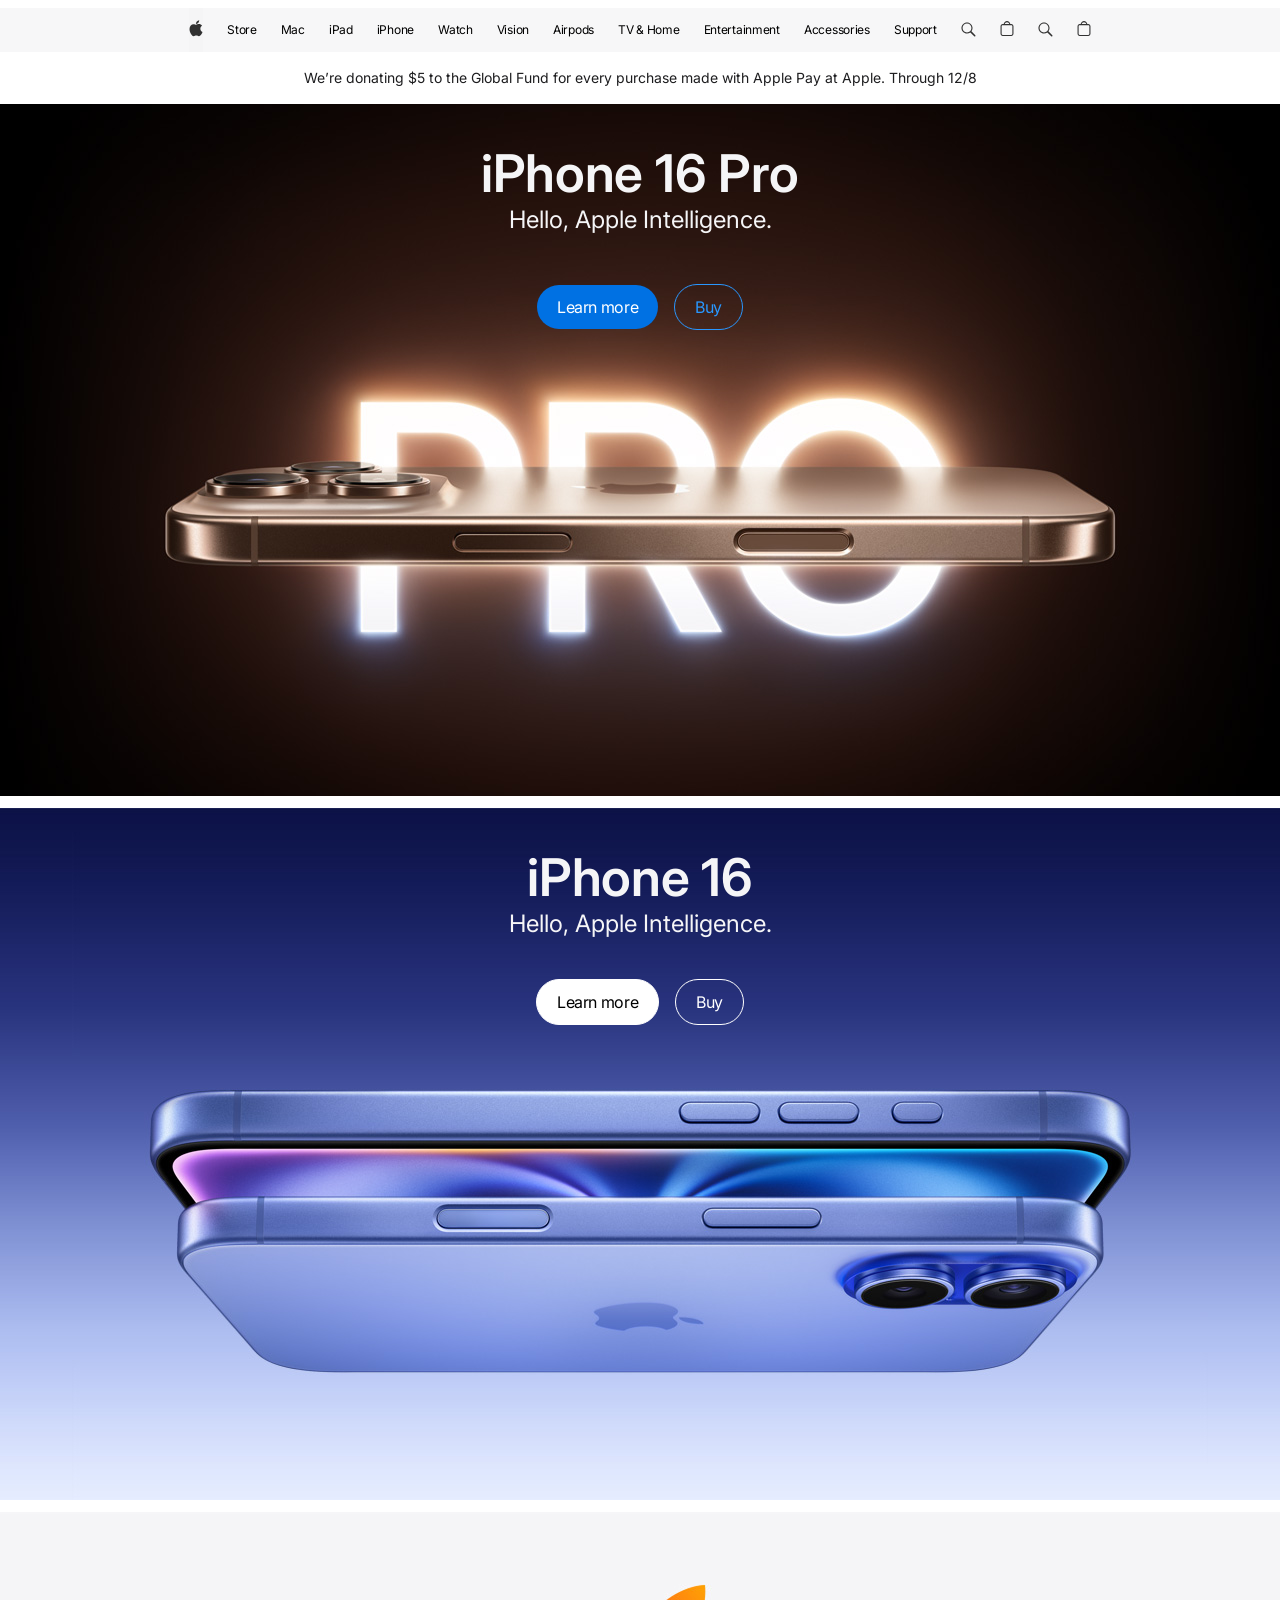
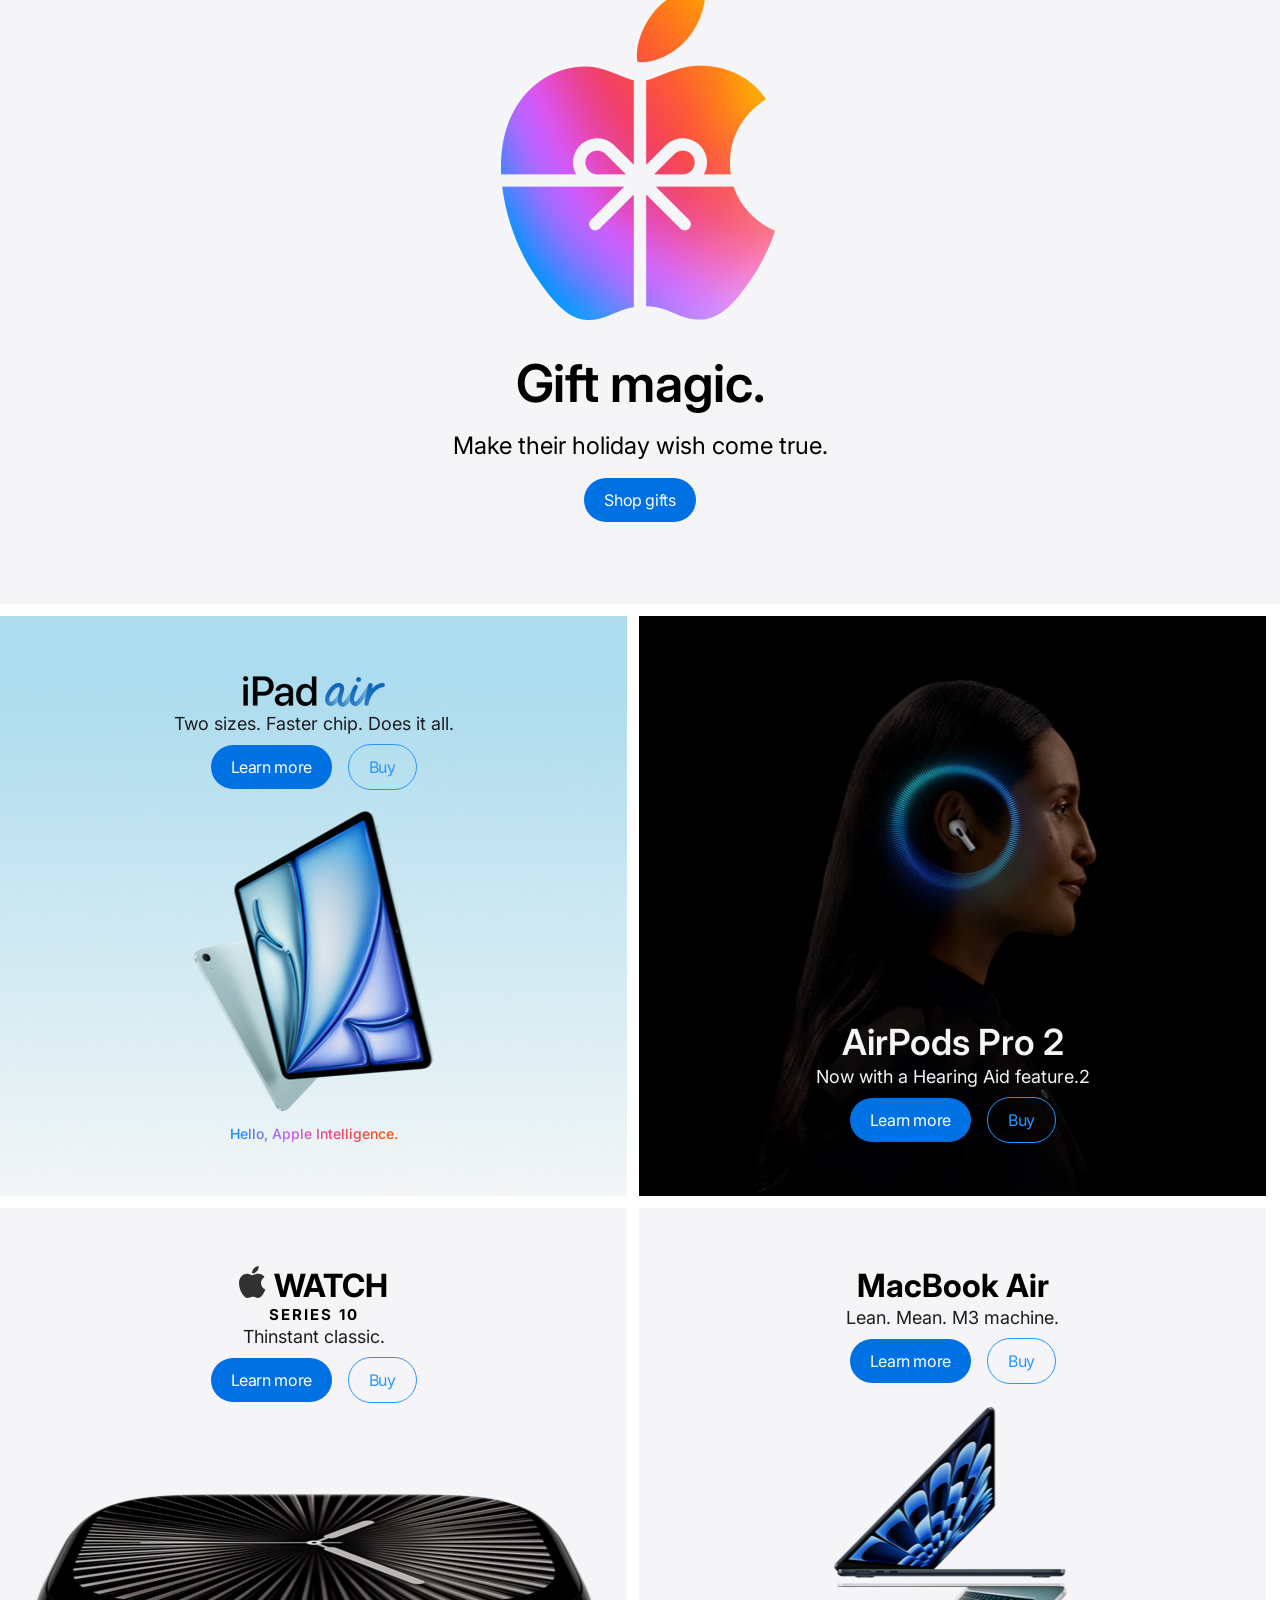
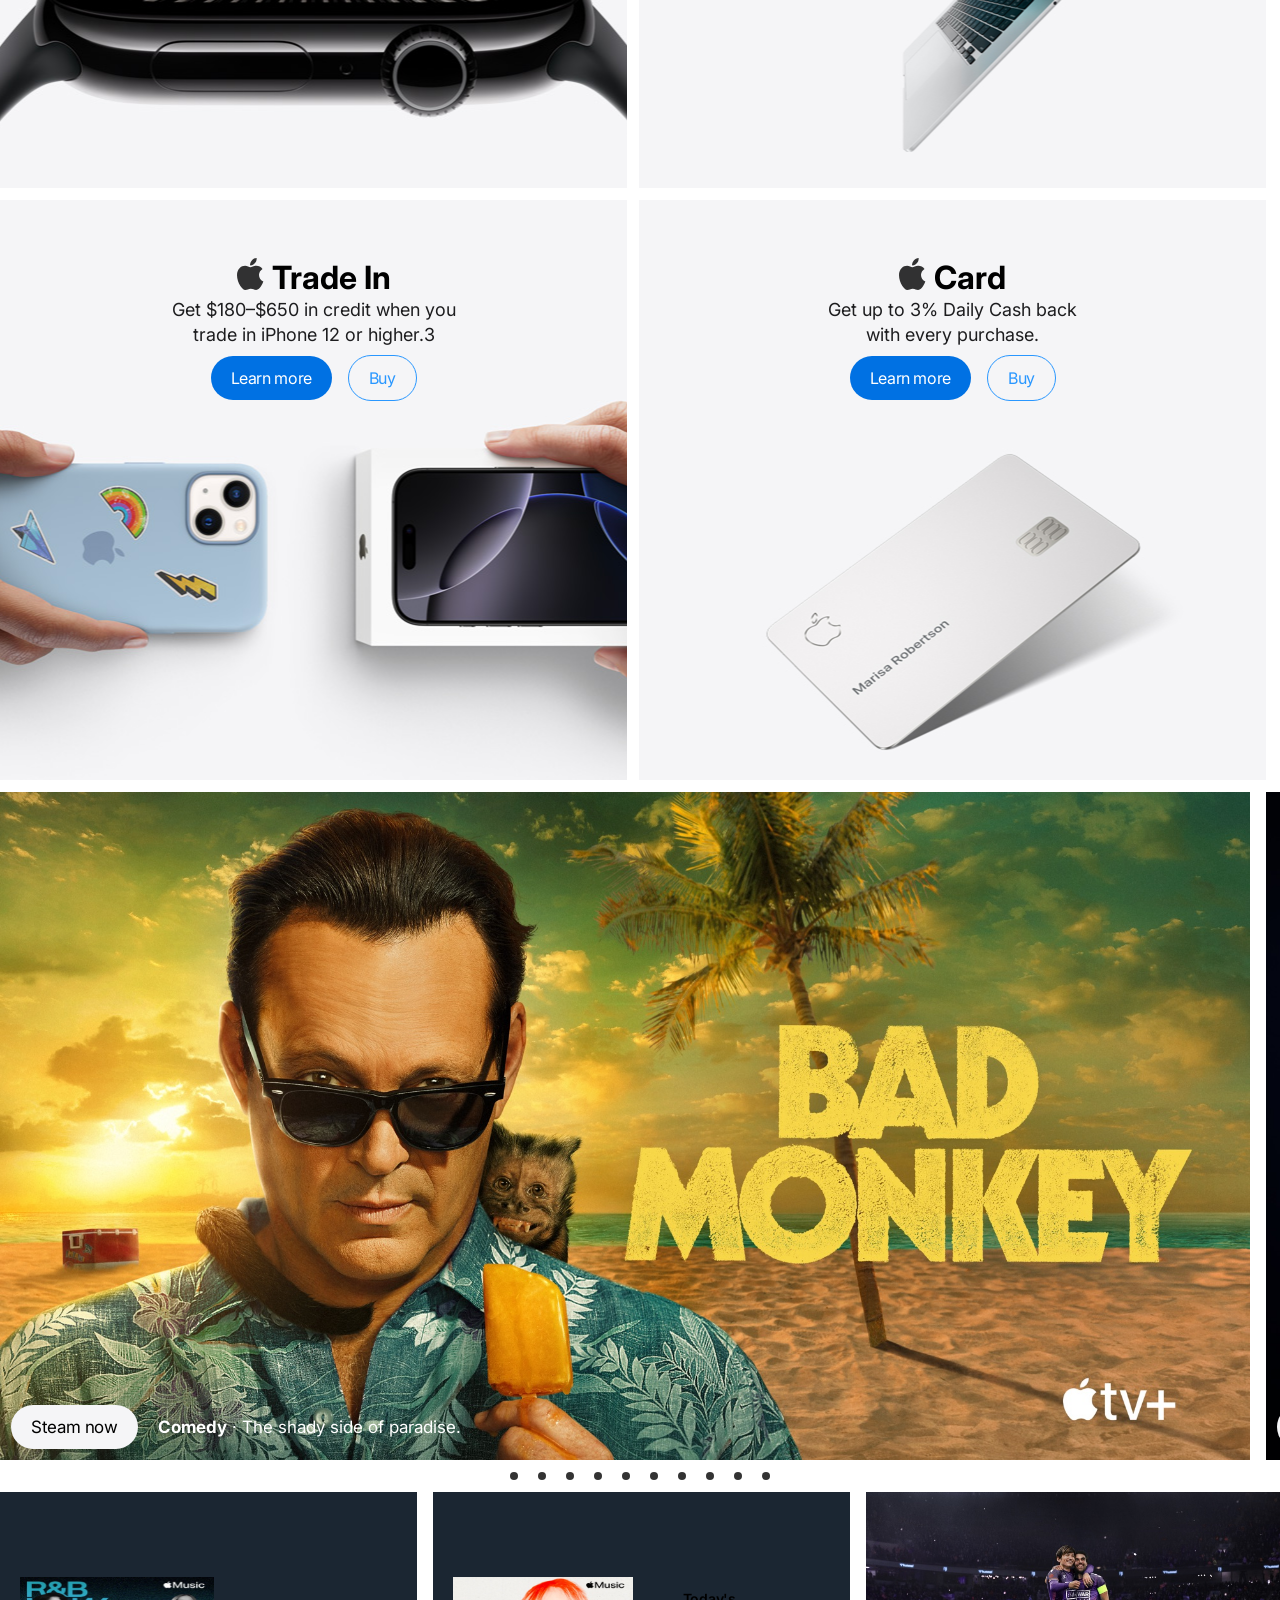
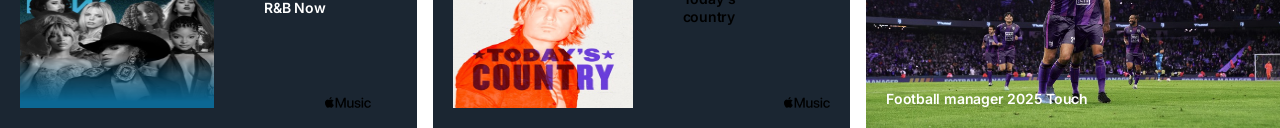
<file: index.html>
<!doctype html>
<html lang="en">
  <head>
    <meta charset="UTF-8" />
    <meta name="viewport" content="width=device-width, initial-scale=1.0" />
    <link rel="stylesheet" href="style.css" />
    <link rel="preconnect" href="https://fonts.googleapis.com" />
    <link rel="preconnect" href="https://fonts.gstatic.com" crossorigin />
    <link
      href="https://fonts.googleapis.com/css2?family=Bebas+Neue&family=Inter:ital,opsz,wght@0,14..32,100..900;1,14..32,100..900&family=Montserrat:ital,wght@0,100..900;1,100..900&display=swap"
      rel="stylesheet"
    />
    <link rel="stylesheet" href="tabletmobile.css" />
    <title>Document</title>
  </head>
  <body>
    <div class="web">
      <nav class="headermenu">
        <div class="logo">
          <div class="bars">
            <svg
              xmlns="http://www.w3.org/2000/svg"
              width="14"
              height="44"
              viewBox="0 0 14 44"
              fill="none"
            >
              <path
                d="M13.0729 17.6825C12.5521 18.0014 12.1206 18.4473 11.8189 18.9783C11.5173 19.5094 11.3553 20.1083 11.3481 20.719C11.3502 21.4064 11.5538 22.078 11.9339 22.6508C12.3139 23.2236 12.8535 23.6723 13.486 23.9413C13.2367 24.7459 12.8676 25.5084 12.3912 26.2031C11.7096 27.1843 10.9969 28.1654 9.91254 28.1654C8.82814 28.1654 8.54924 27.5354 7.29954 27.5354C6.08084 27.5354 5.64704 28.1861 4.65554 28.1861C3.66404 28.1861 2.97214 27.2772 2.17684 26.1618C1.12631 24.5993 0.548948 22.7668 0.514038 20.8842C0.514038 17.7858 2.52804 16.1437 4.51094 16.1437C5.56444 16.1437 6.44234 16.8356 7.10334 16.8356C7.73334 16.8356 8.71454 16.1023 9.91254 16.1023C10.5285 16.0864 11.1389 16.2223 11.69 16.4978C12.2412 16.7734 12.7161 17.1802 13.0729 17.6825ZM9.34454 14.7907C9.87264 14.1695 10.1716 13.3859 10.1914 12.5707C10.1923 12.4633 10.1819 12.356 10.1604 12.2507C9.2533 12.3393 8.41444 12.7717 7.81594 13.4591C7.28275 14.0556 6.97254 14.8183 6.93804 15.6176C6.93844 15.7148 6.94883 15.8117 6.96904 15.9068C7.04055 15.9204 7.11316 15.9273 7.18594 15.9275C7.60401 15.8943 8.01095 15.7763 8.38204 15.5809C8.75312 15.3855 9.08058 15.1166 9.34454 14.7907Z"
                fill="black"
                fill-opacity="0.8"
              />
            </svg>
          </div>
          <div class="head-textnav">
            <a class="head-text" href="">Store</a>
            <a class="head-text" href="">Mac</a>
            <a class="head-text" href="">iPad</a>
            <a class="head-text" href="">iPhone</a>
            <a class="head-text" href="">Watch</a>
            <a class="head-text" href="">Vision</a>
            <a class="head-text" href="">Airpods</a>
            <a class="head-text" href="">TV & Home</a>
            <a class="head-text" href="">Entertainment</a>
            <a class="head-text" href="">Accessories</a>
            <a class="head-text" href="">Support</a>
          </div>

        </div>
        <div class="headbar">
          <svg
            xmlns="http://www.w3.org/2000/svg"
            width="15"
            height="44px"
            viewBox="0 0 15 44"
            fill="none"
          >
            <path
              d="M14.298 27.202L10.428 23.332C11.129 22.403 11.55 21.251 11.55 20C11.55 16.94 9.06095 14.45 5.99995 14.45C2.93995 14.45 0.449951 16.94 0.449951 20C0.449951 23.061 2.93995 25.55 5.99995 25.55C7.25095 25.55 8.40295 25.129 9.33195 24.428L13.202 28.298C13.353 28.449 13.552 28.526 13.75 28.526C13.948 28.526 14.146 28.45 14.298 28.298C14.601 27.995 14.601 27.505 14.298 27.202ZM1.54995 20C1.54995 17.546 3.54695 15.55 5.99995 15.55C8.45395 15.55 10.45 17.547 10.45 20C10.45 22.453 8.45395 24.45 5.99995 24.45C3.54595 24.45 1.54995 22.454 1.54995 20Z"
              fill="black"
              fill-opacity="0.8"
            />
          </svg>
          <svg
            xmlns="http://www.w3.org/2000/svg"
            width="14"
            height="44px"
            viewBox="0 0 14 44"
            fill="none"
          >
            <path
              d="M11.3535 16.0283H10.333C10.2236 15.2173 9.82728 14.4723 9.21582 13.9284C8.60436 13.3845 7.81827 13.0776 7.00003 13.0635C6.18179 13.0776 5.3957 13.3845 4.78424 13.9284C4.17278 14.4723 3.77643 15.2173 3.66703 16.0283H2.64703C2.08582 16.0286 1.54769 16.2517 1.15078 16.6485C0.753865 17.0452 0.530612 17.5833 0.530029 18.1445V25.86C0.530532 26.4211 0.753634 26.9591 1.15038 27.356C1.54712 27.7528 2.08509 27.976 2.64623 27.9767H11.3532C11.9145 27.9762 12.4526 27.753 12.8495 27.3562C13.2463 26.9593 13.4695 26.4212 13.47 25.86V18.1445C13.4694 17.5834 13.2463 17.0454 12.8495 16.6486C12.4527 16.2519 11.9147 16.0288 11.3535 16.0283ZM7.00003 14.1631C7.52744 14.1745 8.03515 14.3656 8.43921 14.7048C8.84328 15.0439 9.11951 15.5108 9.22223 16.0283H4.77783C4.88055 15.5108 5.15678 15.0439 5.56085 14.7048C5.96491 14.3656 6.47262 14.1745 7.00003 14.1631ZM12.37 25.86C12.3697 26.1296 12.2626 26.388 12.072 26.5787C11.8814 26.7693 11.623 26.8767 11.3534 26.8771H2.64653C2.37697 26.8766 2.11859 26.7693 1.92804 26.5786C1.73749 26.388 1.63032 26.1295 1.63003 25.86V18.1445C1.63035 17.875 1.73755 17.6166 1.92814 17.426C2.11872 17.2354 2.37711 17.1282 2.64663 17.1279H11.3536C11.6231 17.1282 11.8815 17.2355 12.072 17.4261C12.2625 17.6166 12.3697 17.875 12.37 18.1445V25.86Z"
              fill="black"
              fill-opacity="0.8"
            />
          </svg>
          <svg
            class="menubar"
            xmlns="http://www.w3.org/2000/svg"
            width="18"
            height="44"
            viewBox="0 0 18 18"
            fill="none"
          >
            <path
              d="M2 12H16"
              stroke="black"
              stroke-width="1.2"
              stroke-linecap="round"
              stroke-linejoin="round"
            />
            <path
              d="M2 5H16"
              stroke="black"
              stroke-width="1.2"
              stroke-linecap="round"
              stroke-linejoin="round"
            />
          </svg>

          <div class="headbar">
            <svg
              xmlns="http://www.w3.org/2000/svg"
              width="15"
              height="44px"
              viewBox="0 0 15 44"
              fill="none"
            >
              <path
                d="M14.298 27.202L10.428 23.332C11.129 22.403 11.55 21.251 11.55 20C11.55 16.94 9.06095 14.45 5.99995 14.45C2.93995 14.45 0.449951 16.94 0.449951 20C0.449951 23.061 2.93995 25.55 5.99995 25.55C7.25095 25.55 8.40295 25.129 9.33195 24.428L13.202 28.298C13.353 28.449 13.552 28.526 13.75 28.526C13.948 28.526 14.146 28.45 14.298 28.298C14.601 27.995 14.601 27.505 14.298 27.202ZM1.54995 20C1.54995 17.546 3.54695 15.55 5.99995 15.55C8.45395 15.55 10.45 17.547 10.45 20C10.45 22.453 8.45395 24.45 5.99995 24.45C3.54595 24.45 1.54995 22.454 1.54995 20Z"
                fill="black"
                fill-opacity="0.8"
              />
            </svg>
            <svg
              xmlns="http://www.w3.org/2000/svg"
              width="14"
              height="44px"
              viewBox="0 0 14 44"
              fill="none"
            >
              <path
                d="M11.3535 16.0283H10.333C10.2236 15.2173 9.82728 14.4723 9.21582 13.9284C8.60436 13.3845 7.81827 13.0776 7.00003 13.0635C6.18179 13.0776 5.3957 13.3845 4.78424 13.9284C4.17278 14.4723 3.77643 15.2173 3.66703 16.0283H2.64703C2.08582 16.0286 1.54769 16.2517 1.15078 16.6485C0.753865 17.0452 0.530612 17.5833 0.530029 18.1445V25.86C0.530532 26.4211 0.753634 26.9591 1.15038 27.356C1.54712 27.7528 2.08509 27.976 2.64623 27.9767H11.3532C11.9145 27.9762 12.4526 27.753 12.8495 27.3562C13.2463 26.9593 13.4695 26.4212 13.47 25.86V18.1445C13.4694 17.5834 13.2463 17.0454 12.8495 16.6486C12.4527 16.2519 11.9147 16.0288 11.3535 16.0283ZM7.00003 14.1631C7.52744 14.1745 8.03515 14.3656 8.43921 14.7048C8.84328 15.0439 9.11951 15.5108 9.22223 16.0283H4.77783C4.88055 15.5108 5.15678 15.0439 5.56085 14.7048C5.96491 14.3656 6.47262 14.1745 7.00003 14.1631ZM12.37 25.86C12.3697 26.1296 12.2626 26.388 12.072 26.5787C11.8814 26.7693 11.623 26.8767 11.3534 26.8771H2.64653C2.37697 26.8766 2.11859 26.7693 1.92804 26.5786C1.73749 26.388 1.63032 26.1295 1.63003 25.86V18.1445C1.63035 17.875 1.73755 17.6166 1.92814 17.426C2.11872 17.2354 2.37711 17.1282 2.64663 17.1279H11.3536C11.6231 17.1282 11.8815 17.2355 12.072 17.4261C12.2625 17.6166 12.3697 17.875 12.37 18.1445V25.86Z"
                fill="black"
                fill-opacity="0.8"
              />
            </svg>
            <svg
              class="menubar"
              xmlns="http://www.w3.org/2000/svg"
              width="18"
              height="44"
              viewBox="0 0 18 18"
              fill="none"
            >
              <path
                d="M2 12H16"
                stroke="black"
                stroke-width="1.2"
                stroke-linecap="round"
                stroke-linejoin="round"
              />
              <path
                d="M2 5H16"
                stroke="black"
                stroke-width="1.2"
                stroke-linecap="round"
                stroke-linejoin="round"
              />
            </svg>
          </div>

        </div>
      </nav>
      <section class="headtitle">
        We’re donating $5 to the Global Fund for every purchase made with
        Apple Pay at Apple. Through 12/8
      </section>
      <section class="background1">
        <div class="backframe1">
          <div class="frame1">
            <h2 class="frame1-text">iPhone 16 Pro</h2>
            <h5 class="frame1-text1">Hello, Apple Intelligence.</h5>
          </div>
          <div class="buttons">
            <a style="text-decoration: none" class="learnmore" href=""
              >Learn more</a
            >
            <a style="text-decoration: none" class="buybutton" href="">Buy</a>
          </div>
        </div>
      </section>
      <section class="background2">
        <div class="backframe2">
          <div class="frame2">
            <h2 class="frame2-text">iPhone 16</h2>
            <h5 class="frame2-text1">Hello, Apple Intelligence.</h5>
          </div>
          <div class="buttons1">
            <a style="text-decoration: none" class="learnmore1" href=""
              >Learn more</a
            >
            <a style="text-decoration: none" class="buybutton1" href="">Buy</a>
          </div>
        </div>
      </section>
      <section class="background3">
        <div class="frame3">
          <h2 class="frame3-text">Gift magic.</h2>
          <h5 class="frame3-text1">Make their holiday wish come true.</h5>
          <a class="shopgift" style="text-decoration: none" href=""
            >Shop gifts</a
          >
        </div>
      </section>
      <section class="background31">
        <div class="back31">
          <div class="back311">
            <div class="frame5">
              <img src="./tablet/paidiar.png" alt="" />
              <p class="subtitle">Two sizes. Faster chip. Does it all.</p>
            </div>
            <div class="buttons">
              <a style="text-decoration: none" class="learnmore" href=""
                >Learn more</a
              >
              <a style="text-decoration: none" class="buybutton" href="">Buy</a>
            </div>
          </div>
          <h4 class="colorword">Hello, Apple Intelligence.</h4>
        </div>
      </section>
      <!-- shinechilsen 4 r heseg -->
      <section class="background41">
        <div class="tabletsection">
          <!-- tablet -->
          <div class="pad" id="airpod4">
            <div class="box">
              <div class="container-text">
                <h3 class="airpod1">AirPods 4</h3>
                <p class="pod">
                  Iconic. Now supersonic. Available with Active Noise
                  Cancellation.2
                </p>
              </div>
              <div class="buttons">
                <a style="text-decoration: none" class="learnmore" href=""
                  >Learn more</a
                >
                <a style="text-decoration: none" class="buybutton" href=""
                  >Buy</a
                >
              </div>
            </div>
          </div>
          <!-- iPad -->
          <div class="pad" id="iPad">
            <div class="box">
              <div class="container-text">
                <div class="ipadlogo">
                  <img src="./images/ipadlogo.png" alt="" />
                </div>
                <h5 class="subtitle">Two sizes. Faster chip. Does it all.</h5>
              </div>
              <div class="buttons">
                <a style="text-decoration: none" class="learnmore" href=""
                  >Learn more</a
                >
                <a style="text-decoration: none" class="buybutton" href=""
                  >Buy</a
                >
              </div>
            </div>
            <h4 class="colorword">Hello, Apple Intelligence.</h4>
          </div>
          <!-- airpod -->
          <div class="pad" id="airpod">
            <div class="box">
              <div class="container-text">
                <h3 class="airpod1">AirPods Pro 2</h3>
                <p class="pod">Now with a Hearing Aid feature.2</p>
              </div>
              <div class="buttons">
                <a style="text-decoration: none" class="learnmore" href=""
                  >Learn more</a
                >
                <a style="text-decoration: none" class="buybutton" href=""
                  >Buy</a
                >
              </div>
            </div>
          </div>
          <!-- watch -->
          <div class="pad" id="watch">
            <div class="box">
              <div class="container-text">
                <div class="logoword">
                  <svg
                    xmlns="http://www.w3.org/2000/svg"
                    width="27"
                    height="32"
                    viewBox="0 0 27 32"
                    fill="none"
                  >
                    <path
                      d="M25.5137 10.9076C24.4555 11.548 23.579 12.4433 22.9662 13.5098C22.3534 14.5762 22.0243 15.7789 22.0097 17.0053C22.0139 18.3855 22.4276 19.7343 23.1996 20.8844C23.9716 22.0346 25.068 22.9357 26.3529 23.476C25.8463 25.0917 25.0965 26.6228 24.1288 28.0179C22.7441 29.9883 21.2963 31.9584 19.0933 31.9584C16.8903 31.9584 16.3237 30.6933 13.7849 30.6933C11.3091 30.6933 10.4278 32 8.41356 32C6.3993 32 4.99369 30.1748 3.37802 27.935C1.24384 24.7972 0.0709201 21.1174 0 17.337C0 11.1151 4.09149 7.81756 8.1198 7.81756C10.26 7.81756 12.0435 9.20697 13.3863 9.20697C14.6662 9.20697 16.6595 7.73443 19.0933 7.73443C20.3446 7.70252 21.5847 7.97524 22.7043 8.5286C23.824 9.08195 24.7887 9.89895 25.5137 10.9076ZM17.9394 5.10059C19.0122 3.85308 19.6195 2.27946 19.6599 0.642594C19.6617 0.426807 19.6406 0.211429 19.5969 0C17.754 0.177946 16.0499 1.04617 14.834 2.4266C13.7508 3.6244 13.1206 5.156 13.0505 6.7611C13.0513 6.9563 13.0724 7.1509 13.1135 7.34184C13.2588 7.36899 13.4063 7.3829 13.5541 7.38341C14.4035 7.31661 15.2302 7.07979 15.984 6.68736C16.7379 6.29492 17.4031 5.75506 17.9394 5.10059Z"
                      fill="black"
                      fill-opacity="0.8"
                    />
                  </svg>
                  <h2>WATCH</h2>
                </div>
                <h3 class="series">SERIES 10</h3>
                <p class="subtitle">Thinstant classic.</p>
              </div>
              <div class="buttons">
                <a style="text-decoration: none" class="learnmore" href=""
                  >Learn more</a
                >
                <a style="text-decoration: none" class="buybutton" href=""
                  >Buy</a
                >
              </div>
            </div>
          </div>
          <!-- macbook -->
          <div class="pad" id="macbookair">
            <div class="box">
              <div class="container-text">
                <div class="logoword">
                  <h2>MacBook Air</h2>
                </div>
                <p class="subtitle">Lean. Mean. M3 machine.</p>
              </div>
              <div class="buttons">
                <a style="text-decoration: none" class="learnmore" href=""
                  >Learn more</a
                >
                <a style="text-decoration: none" class="buybutton" href=""
                  >Buy</a
                >
              </div>
            </div>
          </div>
          <!-- tablet -->
          <div class="pad" id="business">
            <div class="box">
              <div class="container-text">
                <div class="logoword">
                  <h2>Apple for Small Business</h2>
                </div>
                <p class="subtitle">
                  Hardware, software, and expert help - all in one place.
                </p>
              </div>
              <div class="buttons">
                <a style="text-decoration: none" class="learnmore" href=""
                  >Learn more</a
                >
              </div>
            </div>
          </div>
          <!-- carrier -->
          <div class="pad" id="carrier">
            <div class="box">
              <div class="container-text">
                <div class="logoword">
                  <h2>Carrier deals at Apple</h2>
                </div>
                <p class="subtitle">
                  Get up to $1000 in credit on a new iPhone. Trade-in may be
                  required.
                </p>
              </div>
              <div class="buttons">
                <a style="text-decoration: none" class="learnmore" href=""
                  >Find your deal</a
                >
              </div>
            </div>
          </div>
          <!-- trade in -->
          <div class="pad" id="tradein">
            <div class="box">
              <div class="container-text">
                <div class="logoword">
                  <svg
                    xmlns="http://www.w3.org/2000/svg"
                    width="27"
                    height="32"
                    viewBox="0 0 27 32"
                    fill="none"
                  >
                    <path
                      d="M25.5137 10.9076C24.4555 11.548 23.579 12.4433 22.9662 13.5098C22.3534 14.5762 22.0243 15.7789 22.0097 17.0053C22.0139 18.3855 22.4276 19.7343 23.1996 20.8844C23.9716 22.0346 25.068 22.9357 26.3529 23.476C25.8463 25.0917 25.0965 26.6228 24.1288 28.0179C22.7441 29.9883 21.2963 31.9584 19.0933 31.9584C16.8903 31.9584 16.3237 30.6933 13.7849 30.6933C11.3091 30.6933 10.4278 32 8.41356 32C6.3993 32 4.99369 30.1748 3.37802 27.935C1.24384 24.7972 0.0709201 21.1174 0 17.337C0 11.1151 4.09149 7.81756 8.1198 7.81756C10.26 7.81756 12.0435 9.20697 13.3863 9.20697C14.6662 9.20697 16.6595 7.73443 19.0933 7.73443C20.3446 7.70252 21.5847 7.97524 22.7043 8.5286C23.824 9.08195 24.7887 9.89895 25.5137 10.9076ZM17.9394 5.10059C19.0122 3.85308 19.6195 2.27946 19.6599 0.642594C19.6617 0.426807 19.6406 0.211429 19.5969 0C17.754 0.177946 16.0499 1.04617 14.834 2.4266C13.7508 3.6244 13.1206 5.156 13.0505 6.7611C13.0513 6.9563 13.0724 7.1509 13.1135 7.34184C13.2588 7.36899 13.4063 7.3829 13.5541 7.38341C14.4035 7.31661 15.2302 7.07979 15.984 6.68736C16.7379 6.29492 17.4031 5.75506 17.9394 5.10059Z"
                      fill="black"
                      fill-opacity="0.8"
                    />
                  </svg>
                  <h2>Trade In</h2>
                </div>
                <p class="subtitle">
                  Get $180–$650 in credit when you trade in iPhone 12 or
                  higher.3
                </p>
              </div>
              <div class="buttons">
                <a style="text-decoration: none" class="learnmore" href=""
                  >Learn more</a
                >
                <a style="text-decoration: none" class="buybutton" href=""
                  >Buy</a
                >
              </div>
            </div>
          </div>
          <!-- card -->
          <div class="pad" id="card">
            <div class="box">
              <div class="container-text">
                <div class="logoword">
                  <svg
                    xmlns="http://www.w3.org/2000/svg"
                    width="27"
                    height="32"
                    viewBox="0 0 27 32"
                    fill="none"
                  >
                    <path
                      d="M25.5137 10.9076C24.4555 11.548 23.579 12.4433 22.9662 13.5098C22.3534 14.5762 22.0243 15.7789 22.0097 17.0053C22.0139 18.3855 22.4276 19.7343 23.1996 20.8844C23.9716 22.0346 25.068 22.9357 26.3529 23.476C25.8463 25.0917 25.0965 26.6228 24.1288 28.0179C22.7441 29.9883 21.2963 31.9584 19.0933 31.9584C16.8903 31.9584 16.3237 30.6933 13.7849 30.6933C11.3091 30.6933 10.4278 32 8.41356 32C6.3993 32 4.99369 30.1748 3.37802 27.935C1.24384 24.7972 0.0709201 21.1174 0 17.337C0 11.1151 4.09149 7.81756 8.1198 7.81756C10.26 7.81756 12.0435 9.20697 13.3863 9.20697C14.6662 9.20697 16.6595 7.73443 19.0933 7.73443C20.3446 7.70252 21.5847 7.97524 22.7043 8.5286C23.824 9.08195 24.7887 9.89895 25.5137 10.9076ZM17.9394 5.10059C19.0122 3.85308 19.6195 2.27946 19.6599 0.642594C19.6617 0.426807 19.6406 0.211429 19.5969 0C17.754 0.177946 16.0499 1.04617 14.834 2.4266C13.7508 3.6244 13.1206 5.156 13.0505 6.7611C13.0513 6.9563 13.0724 7.1509 13.1135 7.34184C13.2588 7.36899 13.4063 7.3829 13.5541 7.38341C14.4035 7.31661 15.2302 7.07979 15.984 6.68736C16.7379 6.29492 17.4031 5.75506 17.9394 5.10059Z"
                      fill="black"
                      fill-opacity="0.8"
                    />
                  </svg>
                  <h2>Card</h2>
                </div>
                <p class="subtitle">
                  Get up to 3% Daily Cash back with every purchase.
                </p>
              </div>
              <div class="buttons">
                <a style="text-decoration: none" class="learnmore" href=""
                  >Learn more</a
                >
                <a style="text-decoration: none" class="buybutton" href=""
                  >Buy</a
                >
              </div>
            </div>
          </div>
        </div>
      </section>

      <!-- 4 r heseg shinechilsn duusah -->

      <section class="scroll">
        <div class="scrollframe" id="item1">
          <div class="scroll-item">
            <h4 class="steam">Steam now</h4>
            <p class="scroll-text">
              <span>Comedy</span> · The shady side of paradise.
            </p>
          </div>
        </div>
        <div class="scrollframe" id="item2">
          <div class="scroll-item">
            <h4 class="steam">Steam now</h4>
            <p class="scroll-text">Live MLB games, every Friday.</p>
          </div>
        </div>
        <div class="scrollframe" id="item3">
          <div class="scroll-item">
            <h4 class="steam">Steam now</h4>
            <p class="scroll-text"><span>Action</span> · Worst. Heist. Ever.</p>
          </div>
        </div>
        <div class="scrollframe" id="item4">
          <div class="scroll-item">
            <h4 class="steam">Steam now</h4>
            <p class="scroll-text">
              <span>Documentary</span> · All that glitters isn't gold.
            </p>
          </div>
        </div>
        <div class="scrollframe" id="item5">
          <div class="scroll-item">
            <h4 class="steam">Steam now</h4>
            <p class="scroll-text">
              <span>Thriller</span> · Natalie Portman and Moses Ingram star in a
              visionary noir thriller.
            </p>
          </div>
        </div>
        <div class="scrollframe" id="item6">
          <div class="scroll-item">
            <h4 class="steam">Steam now</h4>
            <p class="scroll-text">
              <span>Drama</span> · 16 Emmy® Nominations Including Best Drama
            </p>
          </div>
        </div>
        <div class="scrollframe" id="item7">
          <div class="scroll-item">
            <h4 class="steam">Steam now</h4>
            <p class="scroll-text">
              <span>Drama</span> · Experience Ridley Scott's extended epic.
            </p>
          </div>
        </div>
        <div class="scrollframe" id="item8">
          <div class="scroll-item">
            <h4 class="steam">Steam now</h4>
            <p class="scroll-text"><span>Drama</span> · New season.</p>
          </div>
        </div>
        <div class="scrollframe" id="item9">
          <div class="scroll-item">
            <h4 class="steam">Steam now</h4>
            <p class="scroll-text"><span>Crime</span> · Presume nothing.</p>
          </div>
        </div>
        <div class="scrollframe" id="item10">
          <div class="scroll-item">
            <h4 class="steam">Steam now</h4>
            <p class="scroll-text">
              <span> Watch Messi,</span> every club, and every match--live.
            </p>
          </div>
        </div>
      </section>
      <section class="tablist">
        <a class="item-dot" href="#item1"></a>
        <a class="item-dot" href="#item2"></a>
        <a class="item-dot" href="#item3"></a>
        <a class="item-dot" href="#item4"></a>
        <a class="item-dot" href="#item5"></a>
        <a class="item-dot" href="#item6"></a>
        <a class="item-dot" href="#item7"></a>
        <a class="item-dot" href="#item8"></a>
        <a class="item-dot" href="#item9"></a>
        <a class="item-dot" href="#item10"></a>
      </section>
      <footer class="footer">
        <div class="half">
          <div class="footlinka">
            <div class="linka" id="link11">
              <img
                class="pic"
                src="images/slide/1.jpg"
                width="194px"
                height="131px"
                alt=""
              />
              <div class="rb">
                <h4 class="rb-text">R&B Now</h4>
              </div>
              <div class="listen-button">
                <div class="listen">Listen Now</div>
              </div>
              <img src="./tablet/music.png" alt="" />
            </div>
            <div class="footlinka-text">La Oficia</div>
          </div>
          <div class="footlinka">
            <div class="linka" id="link11">
              <img
                class="pic"
                src="images/slide/2.jpg"
                width="194px"
                height="131px"
                alt=""
              />
              <div class="rb">
                <h4 class="rb-text" style="color: black">Today's country</h4>
              </div>
              <div class="listen-button">
                <div class="listen">Listen Now</div>
              </div>
              <img src="./tablet/music.png" alt="" />
            </div>
            <div class="footlinka-text">La Oficia</div>
          </div>

          <div class="linka" id="link13">
            <h4 class="link-text">Football manager 2025 Touch</h4>
            <div class="listen-button">
              <div class="listen">Listen Now</div>
            </div>
          </div>
          <div class="linka" id="link14">
            <h4 class="link-text">6 Weeks to Restart Your Fitness</h4>
            <div class="listen-button">
              <div class="listen">Listen Now</div>
            </div>
          </div>
          <div class="linka" id="link15">
            <h4 class="link-text">NBA 2k25 Arcade Edition</h4>
            <div class="listen-button">
              <div class="listen">Listen Now</div>
            </div>
          </div>
          <div class="linka" id="link16">
            <h4 class="link-text">Strength with Kyle</h4>
            <div class="listen-button">
              <div class="listen">Listen Now</div>
            </div>
          </div>
          <div class="linka" id="link17">
            <h4 class="link-text">Run your first 5K</h4>
            <div class="listen-button">
              <div class="listen">Listen Now</div>
            </div>
          </div>
          <div class="linka" id="link18">
            <img
              class="pic"
              src="images/slide/8.jpg"
              width="194px"
              height="131px"
              alt=""
            />
            <div class="rb">
              <h4 class="rb-text">Today's Indie Rock</h4>
              <div class="listen-button">
                <div class="listen">Listen Now</div>
              </div>
            </div>
          </div>
          <div class="linka" id="link19">
            <h4 class="link-text">Hello Kitty Island Adventure</h4>
            <div class="listen-button">
              <div class="listen">Listen Now</div>
            </div>
          </div>
          <div class="linka" id="link20">
            <img
              class="pic"
              src="images/slide/8.jpg"
              width="194px"
              height="131px"
              alt=""
            />
            <div class="rb">
              <h4 class="rb-text" style="color: black">Strength with Kyle</h4>
              <div class="listen-button">
                <div class="listen">Listen Now</div>
              </div>
            </div>
          </div>
          <div class="linka" id="link11">
            <img
              class="pic"
              src="images/slide/1.jpg"
              width="194px"
              height="131px"
              alt=""
            />
            <div class="rb">
              <h4 class="rb-text">R&B Now</h4>
            </div>
            <div class="listen-button">
              <div class="listen">Listen Now</div>
            </div>
          </div>
          <div class="linka" id="link12">
            <img
              class="pic"
              src="images/slide/2.jpg"
              width="194px"
              height="131px"
              alt=""
            />
            <div class="rb">
              <h4 class="rb-text" style="color: black">Today's country</h4>
            </div>
            <div class="listen-button">
              <div class="listen">Listen Now</div>
            </div>
          </div>
          <div class="linka" id="link13">
            <h4 class="link-text">Football manager 2025 Touch</h4>
            <div class="listen-button">
              <div class="listen">Listen Now</div>
            </div>
          </div>
          <div class="linka" id="link14">
            <h4 class="link-text">6 Weeks to Restart Your Fitness</h4>
            <div class="listen-button">
              <div class="listen">Listen Now</div>
            </div>
          </div>
          <div class="linka" id="link15">
            <h4 class="link-text">NBA 2k25 Arcade Edition</h4>
            <div class="listen-button">
              <div class="listen">Listen Now</div>
            </div>
          </div>
          <div class="linka" id="link16">
            <h4 class="link-text">Strength with Kyle</h4>
            <div class="listen-button">
              <div class="listen">Listen Now</div>
            </div>
          </div>
          <div class="linka" id="link17">
            <h4 class="link-text">Run your first 5K</h4>
            <div class="listen-button">
              <div class="listen">Listen Now</div>
            </div>
          </div>
          <div class="linka" id="link18">
            <img
              class="pic"
              src="images/slide/8.jpg"
              width="194px"
              height="131px"
              alt=""
            />
            <div class="rb">
              <h4 class="rb-text">Today's Indie Rock</h4>
              <div class="listen-button">
                <div class="listen">Listen Now</div>
              </div>
            </div>
          </div>
          <div class="linka" id="link19">
            <h4 class="link-text">Hello Kitty Island Adventure</h4>
            <div class="listen-button">
              <div class="listen">Listen Now</div>
            </div>
          </div>
          <div class="linka" id="link20">
            <img
              class="pic"
              src="images/slide/10.jpg"
              width="196px"
              height="196px"
              alt=""
            />
            <div class="rb">
              <h4 class="rb-text" style="color: black">Strength with Kyle</h4>
              <div class="listen-button">
                <div class="listen">Listen Now</div>
              </div>
            </div>
          </div>
        </div>
      </footer>
    </div>
  </body>
</html>
</file>
<file: style.css>
* {
  padding: 0;
  box-sizing: border-box;
  margin: 0;
}

.web {
  width: 100%;
  background: #fff;
}
a :-webkit-any-link {
  color: -webkit-link;
  cursor: pointer;
  text-decoration: none;
  color: black;
}
.headermenu {
  display: flex;
  width: 100%;
  height: 44px;
  justify-content: center;
  align-items: center;
  gap: 24px;
  background: rgba(245, 245, 247, 0.8);
  margin-top: 8px;
  padding: 15px;
}
.logo {
  display: flex;
  gap: 24px;
  align-items: center;
}
.bars {
  display: flex;
  height: 44px;
  justify-content: center;
  align-items: center;
  gap: 24px;
  background: rgba(245, 245, 247, 0.8);
}
.headbar {
  display: flex;
  gap: 24px;
}
.head-text {
  color: #000;
  text-align: center;
  font-family: Inter;
  font-size: 12px;
  font-style: normal;
  font-weight: 400;
  line-height: 60px; /* 500% */
  letter-spacing: -0.28px;
  text-decoration: none;
  display: flex;
}
.head-textnav {
  display: flex;
  align-items: center;
  gap: 24px;
  height: 44px;
}
.headtitle {
  display: flex;
  padding: 16px 0;
  justify-content: center;
  align-items: center;
  gap: 4px;
  color: #1d1d1f;
  text-align: center;
  font-family: Inter;
  font-size: 14px;
  font-style: normal;
  font-weight: 400;
  line-height: 20px; /* 142.857% */
}
.background1 {
  background-image: url("./images/Figure.png");
  background-position: center;
  background-repeat: no-repeat;
  background-size: cover;
  width: 100%;
  height: 692px;
  margin-bottom: 12px;
}
.backframe1 {
  display: flex;
  flex-direction: column;
}
.backframe2 {
  display: flex;
  flex-direction: column;
}
.back31 {
  background-image: url("./tablet/back3.png");
  background-position: center;
  background-repeat: no-repeat;
  background-size: cover;
  width: 100%;
  height: 650px;
  margin-bottom: 12px;
  display: flex;
  flex-direction: column;
}

.frame1 {
  display: flex;
  height: 172px;
  flex-direction: column;
  align-items: center;
  justify-content: center;
  gap: 0px;
}
.frame1-text {
  color: #f5f5f7;
  text-align: center;
  font-family: Inter;
  font-size: 52px;
  font-style: normal;
  font-weight: 600;
  line-height: 60px; /* 115.385% */
  letter-spacing: -0.28px;
  display: flex;
  height: 60px;
  flex-direction: column;
  justify-content: center;
  align-self: stretch;
}
.frame1-text1 {
  color: #f5f5f7;
  text-align: center;
  font-family: Inter;
  font-size: 24px;
  font-style: normal;
  font-weight: 400;
  line-height: 32px; /* 133.333% */
  display: flex;
  height: 32px;
  flex-direction: column;
  justify-content: center;
  align-self: stretch;
}
.buttons {
  display: flex;
  align-items: center;
  justify-content: center;
  gap: 16px;
  margin-top: 8px;
}
.learnmore {
  display: flex;
  padding: 12px 20px;
  justify-content: center;
  align-items: center;
  gap: 10px;
  border-radius: 999px;
  background: #0071e3;

  color: #fff;
  text-align: center;
  font-family: Inter;
  font-size: 16px;
  font-style: normal;
  font-weight: 400;
  line-height: 20px; /* 125% */
  letter-spacing: -0.374px;
}
.buybutton {
  display: flex;
  padding: 12px 20px;
  justify-content: center;
  align-items: center;
  gap: 10px;
  border-radius: 999px;
  border: 1px solid #2997ff;

  color: #2997ff;
  text-align: center;
  font-family: Inter;
  font-size: 16px;
  font-style: normal;
  font-weight: 400;
  line-height: 20px; /* 125% */
  letter-spacing: -0.374px;
}
.background2 {
  background-image: url("./images/Figureblue.png");
  background-position: center;
  background-repeat: no-repeat;
  background-size: cover;
  width: 100%;
  height: 692px;
  margin-bottom: 12px;
}
.frame2 {
  display: flex;
  height: 172px;
  flex-direction: column;
  align-items: center;
  justify-content: center;
  gap: 0px;
}
.frame2-text {
  color: #f5f5f7;
  text-align: center;
  font-family: Inter;
  font-size: 52px;
  font-style: normal;
  font-weight: 600;
  line-height: 60px; /* 115.385% */
  letter-spacing: -0.28px;
  display: flex;
  height: 60px;
  flex-direction: column;
  justify-content: center;
  align-self: stretch;
}
.frame2-text1 {
  color: #f5f5f7;
  text-align: center;
  font-family: Inter;
  font-size: 24px;
  font-style: normal;
  font-weight: 400;
  line-height: 32px; /* 133.333% */
  display: flex;
  height: 32px;
  flex-direction: column;
  justify-content: center;
  align-self: stretch;
}
.buttons1 {
  display: flex;
  align-items: center;
  justify-content: center;
  gap: 16px;
  height: 44px;
}
.learnmore1 {
  display: flex;
  padding: 12px 20px;
  justify-content: center;
  align-items: center;
  gap: 10px;
  border-radius: 999px;
  border: 1px solid #fff;
  background: #fff;

  color: #000;
  text-align: center;
  font-family: Inter;
  font-size: 16px;
  font-style: normal;
  font-weight: 400;
  line-height: 20px; /* 125% */
  letter-spacing: -0.374px;
}
.buybutton1 {
  display: flex;
  padding: 12px 20px;
  justify-content: center;
  align-items: center;
  gap: 10px;
  border-radius: 999px;
  border: 1px solid #fff;

  color: #fff;
  text-align: center;
  font-family: Inter;
  font-size: 16px;
  font-style: normal;
  font-weight: 400;
  line-height: 20px; /* 125% */
  letter-spacing: -0.374px;
}
.background3 {
  background-image: url("images/Figureapple.png");
  background-position: center;
  background-repeat: no-repeat;
  background-size: cover;
  width: 100%;
  height: 692px;
  display: flex;
  align-items: center;
  flex-direction: column;
  justify-content: flex-end;
  padding-bottom: 82px;
  margin-bottom: 12px;
}
.background31 {
  display: none;
}
.frame3 {
  display: flex;
  flex-direction: column;
  align-items: center;
  gap: 16px;
}
.frame3-text {
  display: flex;
  height: 60px;
  flex-direction: column;
  justify-content: center;
  align-self: stretch;

  color: #000;
  text-align: center;
  font-family: Inter;
  font-size: 52px;
  font-style: normal;
  font-weight: 600;
  line-height: 60px; /* 115.385% */
  letter-spacing: -0.28px;
}

.frame3-text1 {
  display: flex;
  height: 32px;
  flex-direction: column;
  justify-content: center;
  align-self: stretch;

  color: #000;
  text-align: center;
  font-family: Inter;
  font-size: 24px;
  font-style: normal;
  font-weight: 400;
  line-height: 32px; /* 133.333% */
}
.shopgift {
  display: flex;
  padding: 12px 20px;
  justify-content: center;
  align-items: center;
  gap: 10px;
  border-radius: 999px;
  background: #0071e3;

  color: #fff;
  text-align: center;
  font-family: Inter;
  font-size: 16px;
  font-style: normal;
  font-weight: 400;
  line-height: 20px; /* 125% */
  letter-spacing: -0.374px;
}

/* 4 r heseg ehlej bn */

.background4 {
  gap: 12px;
  display: grid;
  margin-bottom: 12px;
  grid-auto-rows: 580px;
  grid-template-columns: repeat(2, 1fr);
  background-size: cover;
}
.frame5 {
  display: flex;
  text-align: center;
  align-items: center;
  padding-block: 53px;
  flex-direction: column;
  padding-block: 48px 58px;
}

.back311 {
  width: 100%;
  height: 580px;
  display: flex;
  flex-direction: column;
  align-items: center;
  gap: 4px;
}

.box {
  /* display: flex;
  text-align: center;
  align-items: center;
  padding-block: 53px;
  flex-direction: column;
  padding-block: 48px 58px; */

  display: flex;
  flex-direction: column;
  text-align: center;
}
.boxcolor {
  width: 100%;
  height: 580px;
  display: flex;
  flex-direction: column;
  align-items: center;
  gap: 4px;
  justify-content: space-between;
}

#iPad {
  background-image: url("images/bluepad.png");
  background-position: center;
  background-repeat: no-repeat;
  background-size: cover;
  width: 49%;
}
.colorword {
  text-align: center;
  font-family: Inter;
  font-size: 14px;
  font-style: normal;
  font-weight: 500;
  line-height: 18px; /* 128.571% */

  background: linear-gradient(
    90deg,
    #0090f7 0%,
    #ba62fc 33.33%,
    #f2416b 66.67%,
    #f55600 100%
  );
  background-clip: text;
  -webkit-background-clip: text;
  -webkit-text-fill-color: transparent;
}
#airpod {
  background-image: url("images/Figurehead.png");
  display: flex;
  justify-content: flex-end;
  background-position: center;
  background-repeat: no-repeat;
  background-size: cover;
  width: 49%;
}
#airpod4 {
  background-image: url("./tablet/headphone.png");
  display: flex;
  justify-content: flex-end;
  background-position: center;
  background-repeat: no-repeat;
  background-size: cover;
  width: 49%;
}
.airpod1 {
  color: #f5f5f7;
  text-align: center;
  font-family: Inter;
  font-size: 36px;
  font-style: normal;
  font-weight: 600;
  line-height: 44px; /* 122.222% */
}
.pod {
  color: #f5f5f7;
  text-align: center;
  font-family: Inter;
  font-size: 18px;
  font-style: normal;
  font-weight: 400;
  line-height: 25px; /* 138.889% */
}
#watch {
  background-image: url("images/watch.png");
  background-position: center;
  background-repeat: no-repeat;
  background-size: cover;
  width: 49%;
}
.logoword {
  display: flex;
  flex-direction: row;
  gap: 8px;
}
h2 {
  color: #000;
  text-align: center;
  font-family: Inter;
  font-size: 32px;
  font-style: normal;
  font-weight: 700;
  line-height: normal;
}
.series {
  color: #000;
  text-align: center;
  font-family: Inter;
  font-size: 15px;
  font-style: normal;
  font-weight: 700;
  line-height: normal;
  letter-spacing: 2px;
}
.subtitle {
  color: #1d1d1f;
  text-align: center;
  font-family: Inter;
  font-size: 18px;
  font-style: normal;
  font-weight: 400;
  line-height: 25px; /* 138.889% */
  width: 285px;
}
#macbookair {
  background-image: url("images/mac.png");
  background-position: center;
  background-repeat: no-repeat;
  background-size: cover;
  width: 49%;
}
#tradein {
  background-image: url("images/phone.png");
  background-position: center;
  background-repeat: no-repeat;
  background-size: cover;
  width: 49%;
}
#card {
  background-image: url("images/card.png");
  background-position: center;
  background-repeat: no-repeat;
  background-size: cover;
  width: 49%;
}

.tabletsection {
  /* width: 100%;
  height: 1794px; */
  display: flex;
  flex-wrap: wrap;
  gap: 12px;
}
.pad {
  display: flex;
  text-align: center;
  align-items: center;
  flex-direction: column;
  justify-content: space-between;
  padding-top: 58px;
  padding-bottom: 53px;
  gap: 20px;
  width: 942px;
  height: 580px;
}
#iPad .pad {
  margin-bottom: 40px;
}
.container-text {
  display: flex;
  align-items: center;
  flex-direction: column;
  width: 322px;
}

/* 4 r heseg shinechilsn duussn */

.background41 {
  width: 100%;
}

/* scroll bar */

.scroll {
  height: 668px;
  display: flex;
  overflow: scroll;
  gap: 16px;
  margin-top: 12px;
  margin-bottom: 12px;
  scrollbar-width: none;
}
.scrollframe {
  display: flex;
  align-items: flex-end;
  background-size: cover;
}
.scroll-item {
  min-width: 1250px;
  display: flex;
  align-items: center;
  padding: 11px;
  gap: 20px;
}
.steam {
  display: inline-flex;
  padding: 12px 20px;
  justify-content: center;
  align-items: center;
  gap: 10px;
  border-radius: 999px;
  background: #f5f5f7;

  color: #000;
  font-family: Inter;
  font-size: 17px;
  font-style: normal;
  font-weight: 400;
  line-height: 20px; /* 117.647% */
  letter-spacing: -0.374px;
}
.scroll-text {
  opacity: 0.999;
  color: #fff;
  font-family: Inter;
  font-size: 17px;
  font-style: normal;
  font-weight: 400;
  line-height: 20px;
}
.scroll-text span {
  color: #fff;
  text-shadow: 0 0 5px rgba(0, 0, 0, 0.6);
  font-family: Inter;
  font-size: 17px;
  font-style: normal;
  font-weight: 700;
  line-height: 20px; /* 117.647% */
}
#item1 {
  background-image: url("./images/bad-monkey.jpg");
}
#item2 {
  background-image: url("./images/baseball.jpg");
}
#item3 {
  background-image: url("./images/instigators.jpg");
}
#item4 {
  background-image: url("./images/k-pop-idols.jpg");
}
#item5 {
  background-image: url("./images/lady-in-the-lake.jpg");
}
#item6 {
  background-image: url("./images/morning-show.jpg");
}
#item7 {
  background-image: url("./images/napoleon.jpg");
}
#item8 {
  background-image: url("./images/pachinko.jpg");
}
#item9 {
  background-image: url("./images/pressumed-innocent.jpg");
}
#item10 {
  background-image: url("./images/season-pass.jpg");
}
.tablist {
  width: 100%;
  height: 8px;
  display: flex;
  flex-direction: row;
  justify-content: center;
  gap: 20px;
  margin-bottom: 12px;
  scroll-behavior: smooth;
}

.item-dot {
  display: block;
  width: 8px;
  height: 8px;
  border-radius: 4px;
  background: rgba(0, 0, 0, 0.8);
}
.item-dot:hover {
  border: 4px solid #f2416b;
}

.footer {
  width: 100%;
  height: 236px;
  overflow: hidden;
}
.half {
  display: inline-flex;
  height: 236px;
  align-items: flex-start;
  gap: 16px;

  animation-name: slider;
  animation-duration: 3s;
  animation-iteration-count: infinite;
  animation: slider 30s linear infinite;
}
@keyframes slider {
  from {
    transform: translate(0vw);
  }
  to {
    transform: translate(-50%);
  }
}

.linka {
  scroll-snap-align: center;
  position: relative;
  min-width: 417px;
  height: 236px;
  display: flex;
  align-items: end;
  padding: 20px;
}
.half:hover .linka {
  filter: brightness(100%);
}
.footer:hover .half .linka {
  filter: grayscale(1);
}

.footer .half .linka:hover {
  filter: grayscale(0);
}

.linka:hover .listen-button {
  opacity: 1;
}
.half:hover {
  animation-play-state: paused;
}
.listen-button {
  position: absolute;
  top: 98px;
  left: 160px;
  opacity: 0;
}
.listen {
  padding: 7px 15px;
  border-radius: 999px;
  background-color: white;

  font-family: "Inter";
  font-style: italic;
  font-weight: 100 900;
  font-display: swap;
}

.link-text {
  color: #fff;
  font-family: Inter;
  font-size: 14px;
  font-style: normal;
  font-weight: 600;
  line-height: 18px; /* 128.571% */
  letter-spacing: -0.224px;
}
.rb {
  display: flex;
  align-items: center;
  height: 200px;
  margin-left: 50px;
}
.rb-text {
  color: #fff;
  font-family: Inter;
  font-size: 14px;
  font-style: normal;
  font-weight: 600;
  line-height: 18px; /* 128.571% */
  letter-spacing: -0.224px;
}

#link11 {
  background: #1b2632;
}
#link12 {
  background-color: rgba(0, 0, 0, 0.2);
}
#link13 {
  background-image: url("./images/slide/3.jpg");
  background-size: cover;
}
#link14 {
  background-image: url("./images/slide/4.jpg");
  background-size: cover;
}
#link15 {
  background-image: url("./images/slide/5.jpg");
  background-size: cover;
}
#link16 {
  background-image: url("./images/slide/6.jpg");
  background-size: cover;
}
#link17 {
  background-image: url("./images/slide/7.jpg");
  background-size: cover;
}
#link18 {
  background-color: rgb(64, 13, 14);
}
#link19 {
  background-image: url(./images/slide/9.jpg);
  background-size: cover;
}
#link20 {
  background-color: rgb(38, 38, 38);
}
.footlinka {
  display: flex;
  flex-direction: column;
  gap: 15px;
}
.footlinka-text {
  display: flex;
  width: 62.03px;
  height: 18px;
  flex-direction: column;
  justify-content: center;
  flex-shrink: 0;

  color: #1d1d1f;
  font-family: "Helvetica Neue";
  font-size: 14px;
  font-style: normal;
  font-weight: 700;
  line-height: 18px; /* 128.571% */
  letter-spacing: -0.224px;
}
</file>
<file: tabletmobile.css>
.menubar {
  display: none;
}

.background31 {
  display: none;
}
#airpod4 {
  display: none;
}
#business {
  display: none;

  align-items: center;
}
#carrier {
  display: flex;
  justify-content: flex-end;
  display: none;
}
@media (max-width: 768px) {
  .headermenu {
    display: flex;
    justify-content: space-between;
    align-items: center;
    padding: 16px;
  }
  .background4 {
    /* background-size: cover;
    display: block; */
    /* grid-auto-rows: 0%; */
    display: flex;
    gap: 12px;
    /* grid-auto-rows: 580px; */
  }
  .bus {
    display: flex;
    text-align: center;
    flex-direction: column;
    justify-content: center;
    align-items: center;
  }
  .background3 {
    display: none;
  }
  .background31 {
    display: block;
  }
  .box {
    height: 490px;
  }
  .menubar {
    display: block;
  }
  .head-textnav {
    display: none;
  }
  .frame1 {
    height: 156px;
    gap: 0px;
  }
  .background1 {
    background-image: url("tablet/background1tablet.png");
  }
  .logo {
    justify-content: space-between;
    width: 100%;
    gap: 24px;
    padding: 16px;
  }
  .frame1-text {
    font-size: 42px;
  }
  .frame1-text1 {
    font-size: 22px;
  }
  .frame2-text {
    font-size: 42px;
  }
  .frame2-text1 {
    font-size: 22px;
  }
  .background2 {
    background-image: url("tablet/back2.png");
  }
  .background3 {
    background-image: url("tablet/back3.png");
  }
  .back311 {
    display: flex;
    width: 100vw;
  }
  .background31 .buttons {
    margin-top: 0;
    font-size: 22px;
  }

  .back311 .frame5 {
    gap: 8px;
    padding-block: 48px 16px;
  }
  .back311 .subtitle {
    font-size: 22px;
  }
  .airpod1 {
    font-size: 30px;
  }
  .pod {
    font-size: 18px;
    width: 240px;
  }
  h2 {
    font-size: 28px;
  }
  #iPad {
    display: none;
    /* width: 100%; */
  }
  #tradein {
    width: 48%;
  }

  #airpod4 .box {
    display: flex;
    justify-content: flex-end;
  }
  #airpod4 {
    display: flex;
    width: 48%;
  }
  #airpod {
    display: none;
  }
  #watch {
    background-image: url("./tablet/watch.png");
    width: 48%;
  }
  #business {
    background-image: url("./tablet/small.png");
    display: block;
    background-position: center;
    background-repeat: no-repeat;
    background-size: cover;
    width: 48%;
  }
  #business .container-text {
    padding-left: 55px;
  }
  #carrier {
    background-image: url("./tablet/career.png");
    display: flex;
    background-position: center;
    background-repeat: no-repeat;
    background-size: cover;
    width: 48%;
  }
  #carrier .box {
    display: flex;
    justify-content: flex-end;
  }

  #card {
    display: none;
  }
  .scroll {
    height: 368px;
  }
  .scroll-item {
    min-width: 689px;
  }
  .half {
    height: 161px;
  }
  .linka {
    height: 161px;
    width: 286px;
  }
  .listen-button {
    top: 30%;
    left: 25%;
  }
}
#business h2 {
  display: flex;
  justify-content: center;
  align-items: center;
  width: 257px;
  height: 72px;
}
#business p {
  display: flex;
  justify-content: center;
  align-items: center;
  width: 257px;
  height: 72px;
}

#carrier p {
  display: flex;
  align-items: center;
  justify-content: center;
}

@media (max-width: 390px) {
  .background1 {
    background-image: url("./mobile/back1.png");
    display: flex;
    justify-content: flex-end;
    flex-direction: column;
    height: 500px;
    width: 100vw;
  }
  .background2 {
    background-image: url("./mobile/back2.png");
    height: 500px;
    width: 100vw;
  }
  #airpod4 {
    width: 100vw;
  }
  #watch {
    width: 100vw;
  }
  #macbookair {
    width: 100vw;
  }
  #carrier {
    width: 100vw;
  }
  #tradein {
    width: 100vw;
  }
  .frame1 {
    gap: 0px;
    height: 114px;
  }
  .frame2 {
    gap: 0;
    height: 114px;
  }
  .background1 .buttons {
    margin-bottom: 36px;
  }
  .frame1-text {
    font-size: 30px;
  }
  .frame1-text1 {
    font-size: 18px;
  }
  .frame2-text {
    font-size: 28px;
  }
  .frame2-text1 {
    font-size: 18px;
  }

  .footer {
    height: 134px;
  }
  .linka {
    width: 238px;
    height: 134px;
    flex-shrink: 0;
    padding-right: 20px;
    padding-bottom: 20px;
    padding-top: 20px;
  }
  .pic {
    width: 114px;
    height: 114px;
    padding-top: 10px;
  }
  .background31 .buttons {
    font-size: 14px;
  }

  .background31 .subtitle {
    font-size: 18px;
  }
  /* #airpod4 {
    width: 390px;
    height: 500px;
  } */
  .background4 {
    gap: 12px;
    display: grid;
    margin-bottom: 12px;
    background-size: cover;
    grid-template-columns: none;
  }
  .scrollframe {
    min-width: 274px;
    height: 495px;
  }
  /* .scroll-item {
    display: none;
  } */

  #item1 {
    background-image: url("./images1/mobilelast/Link-1.png");
    background-size: cover;
  }
  #item2 {
    background-image: url("./images1/mobilelast/Link-2.png");
  }
  #item3 {
    background-image: url("./images1/mobilelast/Link-3.png");
  }
  #item4 {
    background-image: url("./images1/mobilelast/Link-4.png");
  }
  #item5 {
    background-image: url("./images1/mobilelast/Link-5.png");
  }
  #item6 {
    background-image: url("./images1/mobilelast/Link-6.png");
  }
  #item7 {
    background-image: url("./images1/mobilelast/Link-7.png");
  }
  #item8 {
    background-image: url("./images1/mobilelast/Link.png");
  }
  #item9 {
    display: none;
  }
  #item10 {
    display: none;
  }

  #business {
    width: 100vw;
  }
  .scroll {
    height: 495px;
    /* margin-top: 1785px; */
  }
  .scroll-item {
    display: none;
  }
}
</file>
